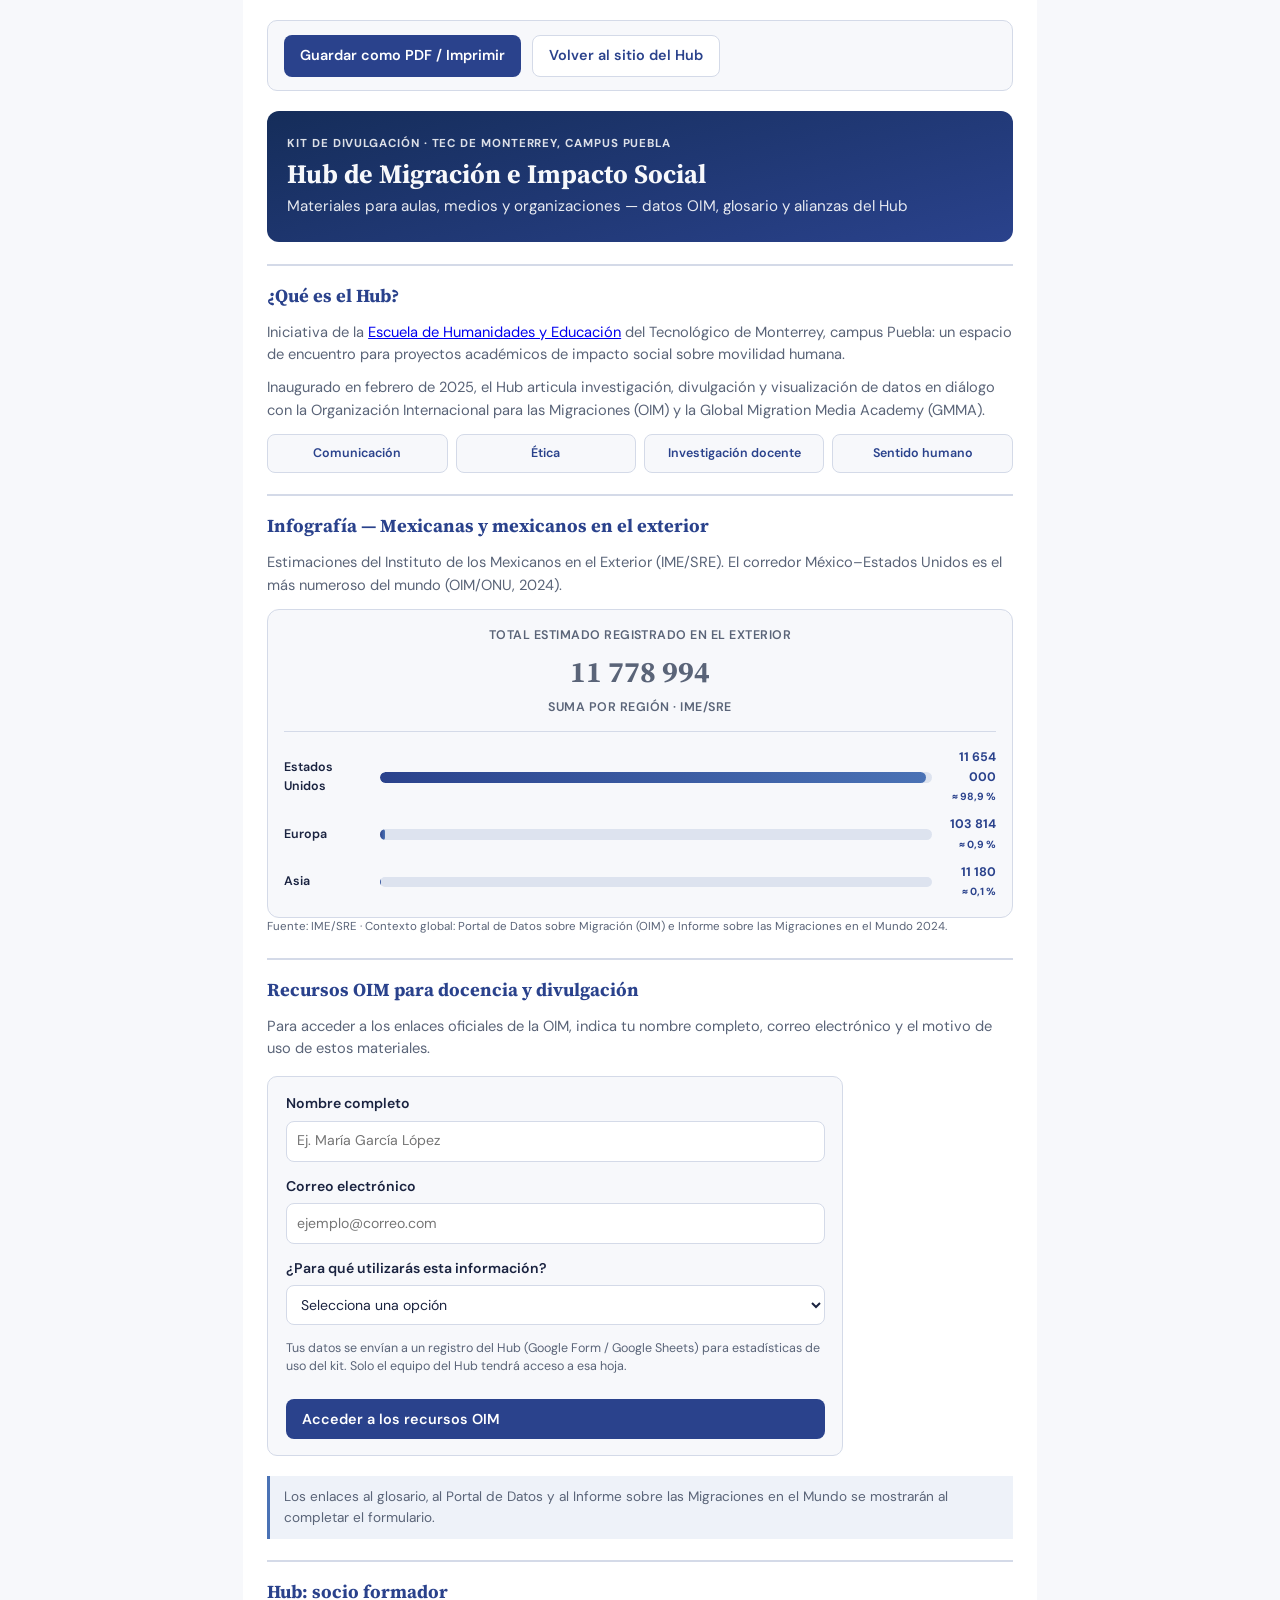
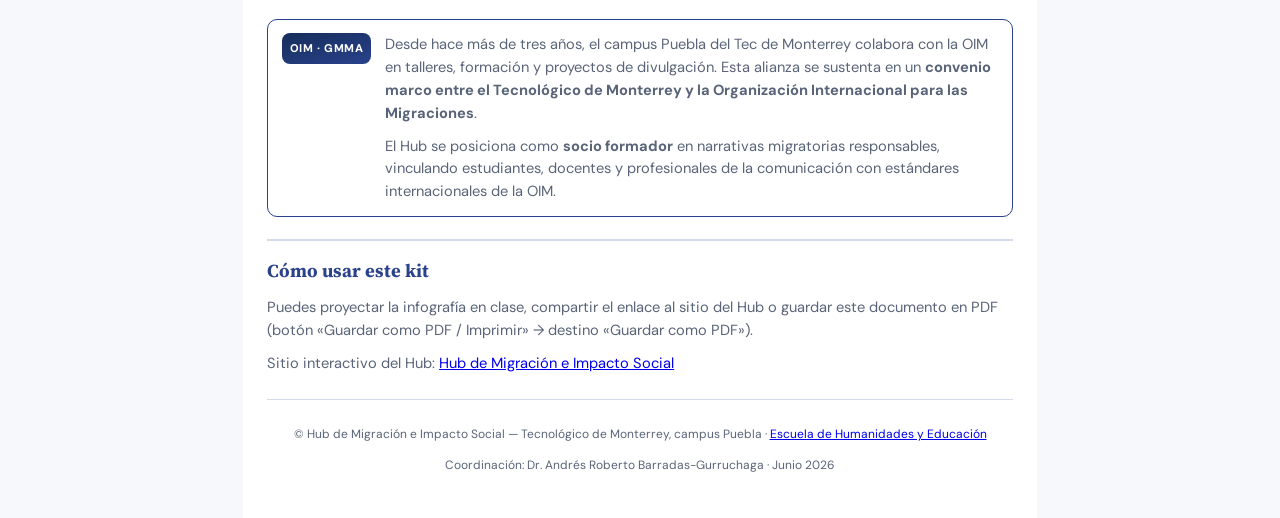
<file: kit-divulgacion.html>
<!doctype html>
<html lang="es">
  <head>
    <meta charset="utf-8">
    <meta name="viewport" content="width=device-width, initial-scale=1">
    <title>Kit de divulgación — Hub de Migración e Impacto Social</title>
    <meta name="description" content="Kit de divulgación del Hub de Migración e Impacto Social (Tec Puebla): infografía IME/SRE, glosario OIM, Portal de Datos y Informe Mundial 2024 para aulas y organizaciones.">
    <meta name="robots" content="index, follow">
    <link rel="canonical" href="https://arbarradas.github.io/HubMigracion/kit-divulgacion.html">
    <meta name="theme-color" content="#152d5a">
    <meta property="og:type" content="article">
    <meta property="og:locale" content="es_MX">
    <meta property="og:site_name" content="Hub de Migración e Impacto Social">
    <meta property="og:title" content="Kit de divulgación — Hub de Migración e Impacto Social">
    <meta property="og:description" content="Materiales descargables y enlaces OIM para docencia, medios y divulgación sobre migración.">
    <meta property="og:url" content="https://arbarradas.github.io/HubMigracion/kit-divulgacion.html">
    <meta property="og:image" content="https://arbarradas.github.io/HubMigracion/HUB_Listón.jpg">
    <meta property="og:image:alt" content="Kit de divulgación del Hub de Migración e Impacto Social">
    <meta name="twitter:card" content="summary_large_image">
    <meta name="twitter:title" content="Kit de divulgación — Hub Migración Tec Puebla">
    <meta name="twitter:description" content="Infografía, glosario OIM y recursos para aulas sobre migración.">
    <meta name="twitter:image" content="https://arbarradas.github.io/HubMigracion/HUB_Listón.jpg">
    <script type="application/ld+json">
    {
      "@context": "https://schema.org",
      "@type": "LearningResource",
      "name": "Kit de divulgación — Hub de Migración e Impacto Social",
      "description": "Paquete con infografía de mexicanos en el exterior, acceso registrado a recursos OIM y contexto del Hub como socio formador GMMA.",
      "url": "https://arbarradas.github.io/HubMigracion/kit-divulgacion.html",
      "inLanguage": "es-MX",
      "educationalLevel": "Higher education",
      "learningResourceType": "Handout",
      "isAccessibleForFree": true,
      "provider": {
        "@type": "EducationalOrganization",
        "name": "Hub de Migración e Impacto Social — Tec de Monterrey, campus Puebla",
        "url": "https://arbarradas.github.io/HubMigracion/"
      }
    }
    </script>
    <link rel="preconnect" href="https://fonts.googleapis.com">
    <link rel="preconnect" href="https://fonts.gstatic.com" crossorigin>
    <link href="https://fonts.googleapis.com/css2?family=DM+Sans:opsz,wght@9..40,400;9..40,600;9..40,700&family=Source+Serif+4:opsz,wght@8..60,600;8..60,700&display=swap" rel="stylesheet">
    <link rel="stylesheet" href="kit-divulgacion.css">
  </head>
  <body>
    <div class="kit-pagina">
      <div class="kit-acciones no-print">
        <button type="button" class="kit-btn" id="btn-imprimir-pdf">Guardar como PDF / Imprimir</button>
        <a class="kit-btn kit-btn-sec" href="index.html">Volver al sitio del Hub</a>
      </div>

      <header class="kit-cabecera">
        <p class="kit-etiqueta">Kit de divulgación · Tec de Monterrey, campus Puebla</p>
        <h1 class="kit-titulo">Hub de Migración e Impacto Social</h1>
        <p class="kit-subtitulo">Materiales para aulas, medios y organizaciones — datos OIM, glosario y alianzas del Hub</p>
      </header>

      <section class="kit-seccion">
        <h2>¿Qué es el Hub?</h2>
        <p>
          Iniciativa de la
          <a href="https://tec.mx/es/ehe" target="_blank" rel="noopener noreferrer">Escuela de Humanidades y Educación</a>
          del Tecnológico de Monterrey, campus Puebla: un espacio de encuentro para proyectos académicos de impacto social sobre movilidad humana.
        </p>
        <p>
          Inaugurado en febrero de 2025, el Hub articula investigación, divulgación y visualización de datos en diálogo con la
          Organización Internacional para las Migraciones (OIM) y la Global Migration Media Academy (GMMA).
        </p>
        <ul class="kit-pilares">
          <li class="kit-pilar">Comunicación</li>
          <li class="kit-pilar">Ética</li>
          <li class="kit-pilar">Investigación docente</li>
          <li class="kit-pilar">Sentido humano</li>
        </ul>
      </section>

      <section class="kit-seccion">
        <h2>Infografía — Mexicanas y mexicanos en el exterior</h2>
        <p>Estimaciones del Instituto de los Mexicanos en el Exterior (IME/SRE). El corredor México–Estados Unidos es el más numeroso del mundo (OIM/ONU, 2024).</p>

        <div class="kit-infografia" role="img" aria-label="Infografía: 11 millones 654 mil en Estados Unidos, 103 mil 814 en Europa, 11 mil 180 en Asia">
          <div class="kit-total">
            <p class="kit-total-etiq">Total estimado registrado en el exterior</p>
            <p class="kit-total-num">11 778 994</p>
            <p class="kit-total-etiq">Suma por región · IME/SRE</p>
          </div>

          <div class="kit-barra-item">
            <span class="kit-barra-etiq">Estados Unidos</span>
            <span class="kit-barra-pista"><span class="kit-barra-relleno" style="width:98.9%"></span></span>
            <span class="kit-barra-valor">11 654 000<br><small>≈ 98,9 %</small></span>
          </div>
          <div class="kit-barra-item">
            <span class="kit-barra-etiq">Europa</span>
            <span class="kit-barra-pista"><span class="kit-barra-relleno" style="width:0.9%"></span></span>
            <span class="kit-barra-valor">103 814<br><small>≈ 0,9 %</small></span>
          </div>
          <div class="kit-barra-item">
            <span class="kit-barra-etiq">Asia</span>
            <span class="kit-barra-pista"><span class="kit-barra-relleno" style="width:0.1%"></span></span>
            <span class="kit-barra-valor">11 180<br><small>≈ 0,1 %</small></span>
          </div>
        </div>

        <p class="kit-fuente">
          Fuente: IME/SRE · Contexto global: Portal de Datos sobre Migración (OIM) e Informe sobre las Migraciones en el Mundo 2024.
        </p>
      </section>

      <section class="kit-seccion" id="kit-recursos-oim">
        <h2>Recursos OIM para docencia y divulgación</h2>
        <p>Para acceder a los enlaces oficiales de la OIM, indica tu nombre completo, correo electrónico y el motivo de uso de estos materiales.</p>

        <form id="kit-acceso-form" class="kit-acceso-form" novalidate>
          <label class="kit-campo">
            <span>Nombre completo</span>
            <input type="text" name="nombre" id="kit-nombre" required autocomplete="name" placeholder="Ej. María García López">
          </label>
          <label class="kit-campo">
            <span>Correo electrónico</span>
            <input type="email" name="email" id="kit-email" required autocomplete="email" placeholder="ejemplo@correo.com">
          </label>
          <label class="kit-campo">
            <span>¿Para qué utilizarás esta información?</span>
            <select name="motivo" id="kit-motivo" required>
              <option value="">Selecciona una opción</option>
              <option value="personal">Uso personal / consulta</option>
              <option value="investigacion">Investigación académica</option>
              <option value="clases">Clases o docencia</option>
              <option value="medios">Medios y periodismo</option>
              <option value="politica">Política pública / sector gubernamental</option>
              <option value="osc">Organización de la sociedad civil</option>
              <option value="capacitacion">Capacitación o taller</option>
              <option value="proyecto">Proyecto del Hub o colaboración institucional</option>
              <option value="otro">Otro</option>
            </select>
          </label>
          <p class="kit-acceso-privacidad">
            Tus datos se envían a un registro del Hub (Google Form / Google Sheets) para estadísticas de uso del kit.
            Solo el equipo del Hub tendrá acceso a esa hoja.
          </p>
          <button type="submit" class="kit-btn" id="kit-acceso-submit">Acceder a los recursos OIM</button>
        </form>

        <p id="kit-acceso-aviso" class="kit-acceso-aviso">
          Los enlaces al glosario, al Portal de Datos y al Informe sobre las Migraciones en el Mundo se mostrarán al completar el formulario.
        </p>
        <p id="kit-acceso-error" class="kit-acceso-error" hidden role="alert"></p>
        <p id="kit-acceso-ok" class="kit-acceso-ok" hidden></p>

        <ul class="kit-enlaces" id="kit-enlaces-oim" hidden>
          <li>
            <a href="https://www.iom.int/key-migration-terms" target="_blank" rel="noopener noreferrer">
              Glosario de términos clave sobre migración (OIM)
            </a>
          </li>
          <li>
            <a href="https://www.migrationdataportal.org/es" target="_blank" rel="noopener noreferrer">
              Portal de Datos sobre Migración — mapas e indicadores globales (GMDAC/OIM)
            </a>
          </li>
          <li>
            <a href="https://worldmigrationreport.iom.int/" target="_blank" rel="noopener noreferrer">
              Informe sobre las Migraciones en el Mundo 2024
            </a>
          </li>
        </ul>
      </section>

      <section class="kit-seccion">
        <h2>Hub: socio formador</h2>
        <div class="kit-socio">
          <div class="kit-socio-marca" aria-hidden="true">OIM · GMMA</div>
          <div>
        <p>
          Desde hace más de tres años, el campus Puebla del Tec de Monterrey colabora con la OIM en talleres, formación y proyectos de divulgación. Esta alianza se sustenta en un <strong>convenio marco entre el Tecnológico de Monterrey y la Organización Internacional para las Migraciones</strong>.
        </p>
        <p>
          El Hub se posiciona como <strong>socio formador</strong> en narrativas migratorias responsables, vinculando estudiantes, docentes y profesionales de la comunicación con estándares internacionales de la OIM.
        </p>
          </div>
        </div>
      </section>

      <section class="kit-seccion">
        <h2>Cómo usar este kit</h2>
        <p>
          Puedes proyectar la infografía en clase, compartir el enlace al sitio del Hub o guardar este documento en PDF
          (botón «Guardar como PDF / Imprimir» → destino «Guardar como PDF»).
        </p>
        <p>
          Sitio interactivo del Hub:
          <a href="index.html">Hub de Migración e Impacto Social</a>
        </p>
      </section>

      <footer class="kit-pie">
        <p>
          © Hub de Migración e Impacto Social — Tecnológico de Monterrey, campus Puebla ·
          <a href="https://tec.mx/es/ehe">Escuela de Humanidades y Educación</a>
        </p>
        <p>Coordinación: Dr. Andrés Roberto Barradas-Gurruchaga · Junio 2026</p>
      </footer>
    </div>

    <script src="config-kit.js"></script>
    <script src="kit-divulgacion.js"></script>
    <script>
      document.getElementById("btn-imprimir-pdf")?.addEventListener("click", () => window.print());
    </script>
  </body>
</html>
</file>
<file: kit-divulgacion.css>
/* Kit de divulgación — Hub de Migración e Impacto Social */
:root {
  --kit-azul: #152d5a;
  --kit-azul-medio: #2a428c;
  --kit-acento: #4a72b5;
  --kit-texto: #1a2340;
  --kit-muted: #5a6478;
  --kit-linea: #d4dae8;
  --kit-fondo: #f7f8fb;
  --font-sans: "DM Sans", system-ui, sans-serif;
  --font-serif: "Source Serif 4", Georgia, serif;
}

* {
  box-sizing: border-box;
}

body {
  margin: 0;
  background: var(--kit-fondo);
  color: var(--kit-texto);
  font-family: var(--font-sans);
  font-size: 11pt;
  line-height: 1.55;
}

.kit-pagina {
  width: min(210mm, 100%);
  margin: 0 auto;
  padding: 1.25rem 1.5rem 2rem;
  background: #fff;
}

.kit-acciones {
  display: flex;
  flex-wrap: wrap;
  gap: 0.65rem;
  margin-bottom: 1.25rem;
  padding: 0.85rem 1rem;
  border: 1px solid var(--kit-linea);
  border-radius: 10px;
  background: var(--kit-fondo);
}

.kit-btn {
  display: inline-flex;
  align-items: center;
  gap: 0.35rem;
  padding: 0.55rem 1rem;
  border: none;
  border-radius: 8px;
  background: var(--kit-azul-medio);
  color: #fff;
  font: inherit;
  font-size: 0.9rem;
  font-weight: 600;
  text-decoration: none;
  cursor: pointer;
}

.kit-btn:hover {
  background: var(--kit-azul);
}

.kit-btn:disabled {
  opacity: 0.65;
  cursor: wait;
}

.kit-btn-sec {
  background: #fff;
  color: var(--kit-azul-medio);
  border: 1px solid var(--kit-linea);
}

.kit-cabecera {
  padding: 1.5rem 1.25rem;
  border-radius: 12px;
  background: linear-gradient(165deg, var(--kit-azul) 0%, var(--kit-azul-medio) 100%);
  color: #f7f8fb;
}

.kit-etiqueta {
  margin: 0 0 0.35rem;
  font-size: 0.72rem;
  font-weight: 700;
  letter-spacing: 0.08em;
  text-transform: uppercase;
  color: rgba(255, 255, 255, 0.85);
}

.kit-titulo {
  margin: 0;
  font-family: var(--font-serif);
  font-size: 1.65rem;
  line-height: 1.15;
}

.kit-subtitulo {
  margin: 0.35rem 0 0;
  font-size: 0.95rem;
  color: rgba(247, 248, 251, 0.92);
}

.kit-seccion {
  margin-top: 1.35rem;
  padding-top: 1rem;
  border-top: 2px solid var(--kit-linea);
}

.kit-seccion h2 {
  margin: 0 0 0.65rem;
  font-family: var(--font-serif);
  font-size: 1.15rem;
  color: var(--kit-azul-medio);
}

.kit-seccion p {
  margin: 0 0 0.65rem;
  color: var(--kit-muted);
}

.kit-seccion p:last-child {
  margin-bottom: 0;
}

.kit-pilares {
  display: grid;
  grid-template-columns: repeat(4, 1fr);
  gap: 0.5rem;
  margin: 0.75rem 0 0;
  padding: 0;
  list-style: none;
}

.kit-pilar {
  padding: 0.55rem 0.45rem;
  border: 1px solid var(--kit-linea);
  border-radius: 8px;
  background: var(--kit-fondo);
  font-size: 0.78rem;
  font-weight: 600;
  text-align: center;
  color: var(--kit-azul-medio);
}

.kit-infografia {
  margin-top: 0.75rem;
  padding: 1rem;
  border: 1px solid var(--kit-linea);
  border-radius: 12px;
  background: var(--kit-fondo);
}

.kit-total {
  text-align: center;
  margin-bottom: 1rem;
  padding-bottom: 0.85rem;
  border-bottom: 1px solid var(--kit-linea);
}

.kit-total-num {
  margin: 0.15rem 0;
  font-family: var(--font-serif);
  font-size: 1.85rem;
  font-weight: 700;
  color: var(--kit-azul-medio);
  line-height: 1.1;
}

.kit-total-etiq {
  margin: 0;
  font-size: 0.78rem;
  font-weight: 600;
  letter-spacing: 0.04em;
  text-transform: uppercase;
  color: var(--kit-muted);
}

.kit-barra-item {
  display: grid;
  grid-template-columns: 5.5rem 1fr 3.5rem;
  gap: 0.5rem;
  align-items: center;
  margin-bottom: 0.55rem;
}

.kit-barra-item:last-child {
  margin-bottom: 0;
}

.kit-barra-etiq {
  font-size: 0.78rem;
  font-weight: 600;
  color: var(--kit-texto);
}

.kit-barra-pista {
  height: 0.65rem;
  overflow: hidden;
  border-radius: 999px;
  background: #dde3ef;
}

.kit-barra-relleno {
  display: block;
  height: 100%;
  border-radius: inherit;
  background: linear-gradient(90deg, var(--kit-azul-medio), var(--kit-acento));
}

.kit-barra-valor {
  font-size: 0.78rem;
  font-weight: 700;
  color: var(--kit-azul-medio);
  text-align: right;
}

.kit-enlaces {
  display: grid;
  gap: 0.5rem;
  margin: 0.75rem 0 0;
  padding: 0;
  list-style: none;
}

.kit-enlaces a {
  display: block;
  padding: 0.55rem 0.75rem;
  border: 1px solid var(--kit-linea);
  border-radius: 8px;
  background: #fff;
  color: var(--kit-azul-medio);
  font-size: 0.85rem;
  font-weight: 600;
  text-decoration: none;
  word-break: break-word;
}

.kit-socio {
  display: grid;
  grid-template-columns: auto 1fr;
  gap: 0.85rem;
  align-items: start;
  margin-top: 0.75rem;
  padding: 0.85rem;
  border: 1px solid var(--kit-azul-medio);
  border-radius: 10px;
  background: #fff;
}

.kit-socio-marca {
  display: grid;
  place-items: center;
  min-width: 4.5rem;
  padding: 0.5rem;
  border-radius: 8px;
  background: linear-gradient(165deg, var(--kit-azul) 0%, var(--kit-azul-medio) 100%);
  color: #fff;
  font-size: 0.7rem;
  font-weight: 800;
  letter-spacing: 0.05em;
  text-align: center;
  line-height: 1.3;
}

.kit-pie {
  margin-top: 1.5rem;
  padding-top: 0.85rem;
  border-top: 1px solid var(--kit-linea);
  font-size: 0.75rem;
  color: var(--kit-muted);
  text-align: center;
}

.kit-fuente {
  margin-top: 0.5rem;
  font-size: 0.72rem;
  color: var(--kit-muted);
}

.kit-acceso-form {
  display: grid;
  gap: 0.85rem;
  max-width: 36rem;
  margin: 1rem 0 1.25rem;
  padding: 1rem 1.1rem;
  border: 1px solid var(--kit-linea);
  border-radius: 10px;
  background: var(--kit-fondo);
}

.kit-campo {
  display: grid;
  gap: 0.35rem;
  font-size: 0.88rem;
}

.kit-campo span {
  font-weight: 600;
  color: var(--kit-texto);
}

.kit-campo input,
.kit-campo select {
  width: 100%;
  padding: 0.55rem 0.65rem;
  border: 1px solid var(--kit-linea);
  border-radius: 8px;
  font: inherit;
  color: var(--kit-texto);
  background: #fff;
}

.kit-campo input:focus,
.kit-campo select:focus {
  outline: 2px solid var(--kit-acento);
  outline-offset: 1px;
}

.kit-acceso-aviso {
  margin: 0 0 0.75rem;
  padding: 0.65rem 0.85rem;
  border-left: 3px solid var(--kit-acento);
  background: #eef2f9;
  font-size: 0.85rem;
  color: var(--kit-muted);
}

.kit-acceso-ok {
  margin: 0 0 0.75rem;
  padding: 0.65rem 0.85rem;
  border-radius: 8px;
  background: #e8f4ec;
  color: #1a4d2e;
  font-size: 0.85rem;
  font-weight: 600;
}

.kit-acceso-error {
  margin: 0 0 0.75rem;
  padding: 0.65rem 0.85rem;
  border-radius: 8px;
  background: #fdecea;
  color: #7a1f18;
  font-size: 0.85rem;
  font-weight: 600;
}

.kit-acceso-privacidad {
  margin: 0;
  font-size: 0.78rem;
  line-height: 1.45;
  color: var(--kit-muted);
}

.kit-enlaces[hidden] {
  display: none;
}

.kit-acceso-form[hidden] {
  display: none;
}

@media (max-width: 600px) {
  .kit-pilares {
    grid-template-columns: repeat(2, 1fr);
  }

  .kit-barra-item {
    grid-template-columns: 1fr;
    gap: 0.25rem;
  }

  .kit-barra-valor {
    text-align: left;
  }
}

@media print {
  body {
    background: #fff;
    font-size: 10pt;
  }

  .kit-pagina {
    width: 100%;
    padding: 0;
  }

  .kit-acciones {
    display: none;
  }

  .kit-seccion {
    break-inside: avoid;
  }

  .kit-infografia,
  .kit-socio {
    break-inside: avoid;
  }

  a {
    color: var(--kit-texto);
    text-decoration: none;
  }

  a[href]::after {
    content: " (" attr(href) ")";
    font-size: 0.7em;
    font-weight: 400;
    word-break: break-all;
  }
}
</file>
